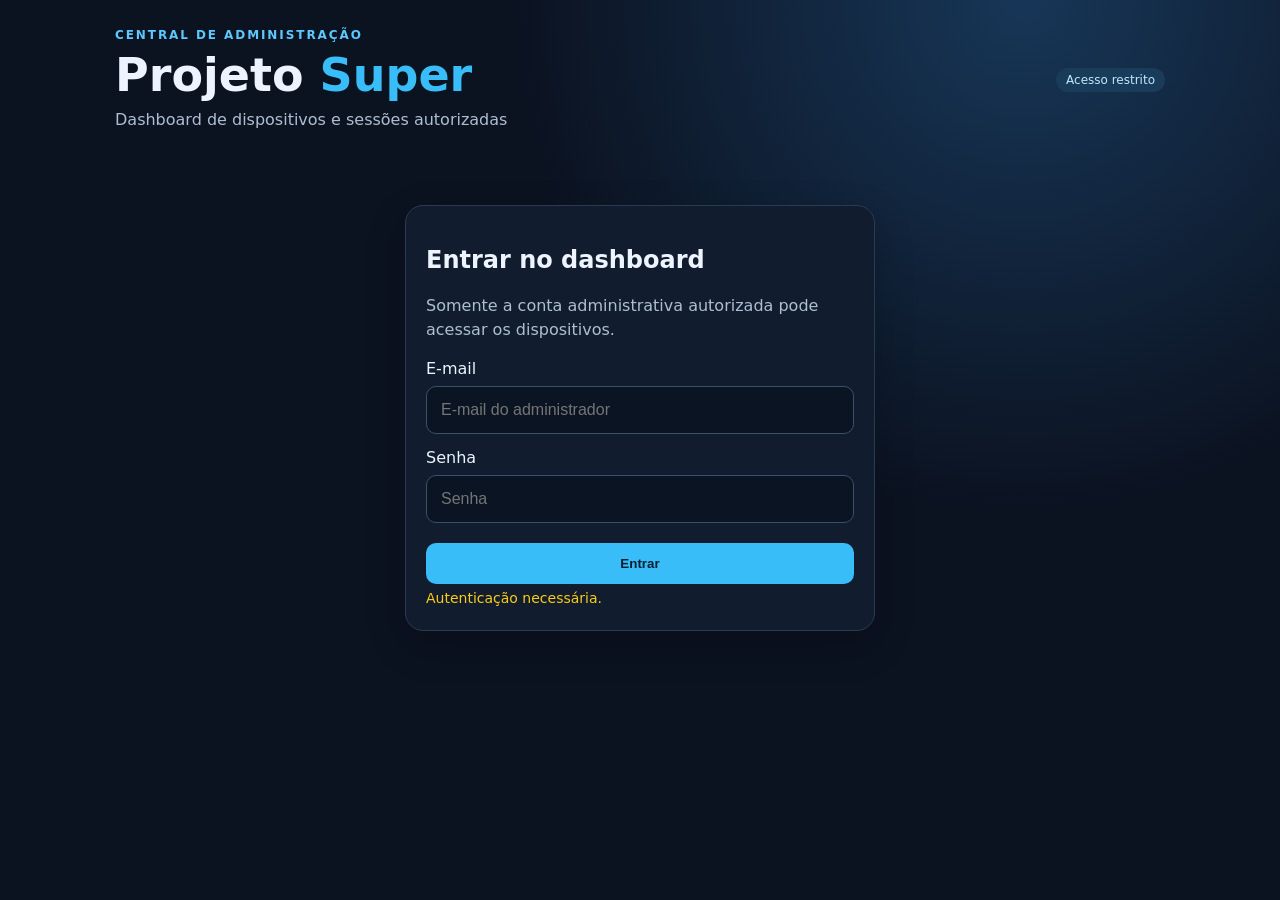
<file: index.html>
<!doctype html>
<html lang="pt-BR">
<head>
  <meta charset="utf-8">
  <meta name="viewport" content="width=device-width, initial-scale=1">
  <meta name="robots" content="noindex">
  <meta http-equiv="refresh" content="0; url=/dashboard.html">
  <title>Projeto Super | Dashboard</title>
  <script>
    window.location.replace("/dashboard.html");
  </script>
</head>
<body>
  <p>Redirecionando para o dashboard do Projeto Super…</p>
  <p><a href="/dashboard.html">Abrir dashboard</a></p>
</body>
</html>
</file>
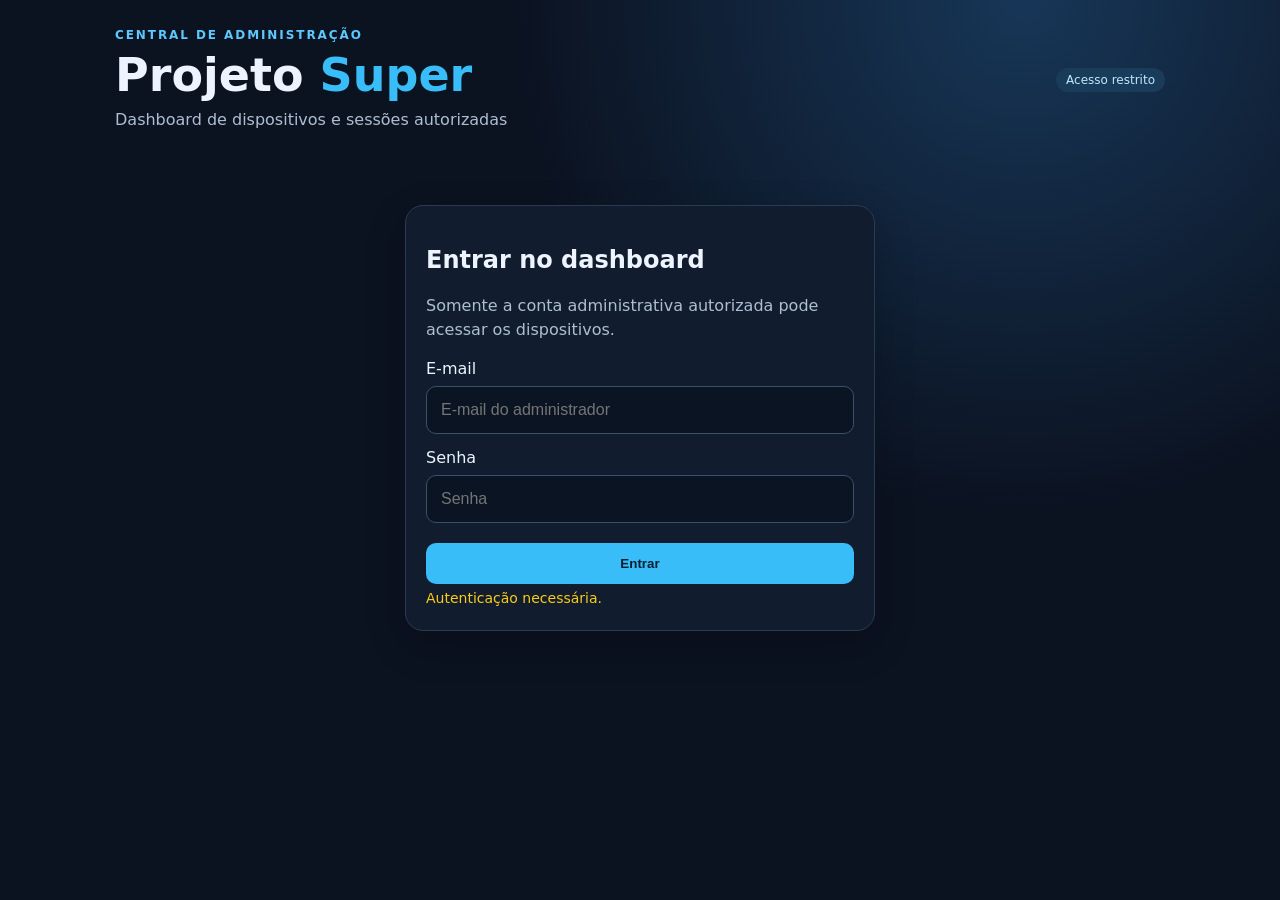
<file: dashboard.html>
<!doctype html>
<html lang="pt-BR">
<head>
<meta charset="utf-8">
<meta name="viewport" content="width=device-width,initial-scale=1">
<meta name="theme-color" content="#0b1220">
<title>Projeto Super | Dashboard</title>
<style>
:root{color-scheme:dark;font-family:Inter,system-ui,Arial,sans-serif;background:#0b1220;color:#edf4ff}*{box-sizing:border-box}body{margin:0;background:radial-gradient(circle at 80% 0,#173657 0,transparent 38%),#0b1220;min-height:100vh}.wrap{width:min(100% - 28px,1050px);margin:auto;padding:28px 0 48px}.top{display:flex;justify-content:space-between;align-items:center;gap:16px;margin-bottom:24px}.eyebrow{color:#5cc8ff;font-size:12px;font-weight:800;letter-spacing:.16em}h1{font-size:clamp(30px,6vw,46px);margin:6px 0}p{color:#aebed2;line-height:1.55}.panel{background:#111d2e;border:1px solid #293b52;border-radius:18px;padding:20px;margin:16px 0;box-shadow:0 14px 40px #0003}.login{max-width:470px;margin:8vh auto}.field{display:block;width:100%;padding:14px;margin:8px 0 14px;border:1px solid #3b506a;border-radius:10px;background:#0a1422;color:#fff;font-size:16px}.btn{border:0;border-radius:10px;background:#38bdf8;color:#062033;padding:13px 16px;font-weight:800;cursor:pointer;width:100%;margin:6px 0}.btn.secondary{background:#33465e;color:#eef6ff}.btn.danger{background:#a8323b;color:white}.btn:disabled{opacity:.5;cursor:wait}.status{font-size:14px;color:#facc15;min-height:20px;overflow-wrap:anywhere}.hidden{display:none!important}.device{border:1px solid #34475f;border-radius:14px;padding:16px;margin-top:14px;background:#0c1726}.devicehead{display:flex;justify-content:space-between;gap:12px;align-items:center;flex-wrap:wrap}.pill{font-size:12px;padding:5px 10px;border-radius:30px;background:#183c5a;color:#bfe8ff}.muted{font-size:13px;color:#9fb0c5}.preview{width:100%;max-height:520px;object-fit:contain;background:#02060c;border-radius:12px;margin:12px 0}.framestate{font-size:13px;color:#9fb0c5;min-height:20px;overflow-wrap:anywhere}.actions{display:grid;grid-template-columns:repeat(auto-fit,minmax(150px,1fr));gap:8px;margin:12px 0}.actions .btn{margin:0}.grid{display:grid;grid-template-columns:1fr 1fr;gap:12px}@media(max-width:600px){.grid{grid-template-columns:1fr}.wrap{padding-top:18px}.panel{padding:16px}}a{color:#7dd3fc}
.device{position:relative;transition:border-color .18s ease,background .18s ease}
.device:hover{border-color:#4d7399}
.metric-grid{display:grid;grid-template-columns:repeat(3,minmax(0,1fr));gap:10px;margin:14px 0}
.metric{background:#0b1727;border:1px solid #2a4059;border-radius:12px;padding:13px}
.metric strong{display:block;font-size:22px;color:#7dd3fc}
.metric span{font-size:12px;color:#9fb0c5}
.section-title{display:flex;justify-content:space-between;align-items:center;gap:10px;flex-wrap:wrap;margin:12px 0}
.app-list{display:grid;grid-template-columns:repeat(auto-fit,minmax(220px,1fr));gap:8px;margin-top:12px}
.app-item{display:flex;justify-content:space-between;align-items:center;gap:10px;padding:10px;background:#0b1727;border:1px solid #293b52;border-radius:10px;min-width:0}
.app-meta{min-width:0;overflow-wrap:anywhere}
.app-name{display:block;font-weight:700}
.app-package{display:block;color:#91a5bd;font-size:11px;overflow-wrap:anywhere}
.app-item .btn{width:auto;white-space:nowrap;margin:0;padding:9px 12px}
.search-apps{max-width:100%;margin:8px 0;padding:11px;border-radius:10px;border:1px solid #3b506a;background:#0a1422;color:#fff;width:100%}
.admin-actions{border-top:1px solid #34475f;margin-top:16px;padding-top:12px}
.status-dot{display:inline-block;width:8px;height:8px;border-radius:50%;background:#22c55e;margin-right:7px}
.status-dot.offline{background:#f59e0b}
@media(max-width:600px){.metric-grid{grid-template-columns:1fr 1fr}.app-list{grid-template-columns:1fr}.app-item .btn{padding:8px 10px}}
</style>
</head>
<body><main class="wrap">
<header class="top"><div><div class="eyebrow">CENTRAL DE ADMINISTRAÇÃO</div><h1>Projeto <span style="color:#38bdf8">Super</span></h1><p style="margin:0">Dashboard de dispositivos e sessões autorizadas</p></div><span class="pill">Acesso restrito</span></header>
<section id="login" class="panel login"><h2>Entrar no dashboard</h2><p>Somente a conta administrativa autorizada pode acessar os dispositivos.</p><label for="email">E-mail</label><input id="email" class="field" type="email" autocomplete="username" placeholder="E-mail do administrador"><label for="password">Senha</label><input id="password" class="field" type="password" autocomplete="current-password" placeholder="Senha"><button id="loginBtn" class="btn">Entrar</button><div id="loginStatus" class="status" role="status">Autenticação necessária.</div></section>
<section id="dashboard" class="hidden">
<div class="panel"><div class="devicehead"><div><h2 style="margin:0">Visão geral</h2><p style="margin:5px 0 0">Novos telefones aguardam aprovação do administrador; o controle depende da autorização geral no Android.</p></div><button id="refreshBtn" class="btn secondary" style="width:auto">Atualizar agora</button></div><div class="metric-grid"><div class="metric"><strong id="metricDevices">—</strong><span>Dispositivos vinculados</span></div><div class="metric"><strong id="metricOnline">—</strong><span>Com comunicação recente</span></div><div class="metric"><strong id="metricApps">—</strong><span>Aplicativos detectados</span></div></div><div id="globalStatus" class="status" role="status">Carregando dispositivos...</div></div>
<div class="panel"><div class="section-title"><h2 style="margin:0">Novos telefones aguardando aprovação</h2></div><div id="pendingDevices"><p class="muted">Carregando solicitações...</p></div></div>
<div class="panel"><div class="section-title"><h2 style="margin:0">Dispositivos e usuários vinculados</h2><span class="muted">Atualização automática com proteção contra consultas simultâneas</span></div><div id="devices"></div></div>
<div class="panel"><button id="logoutBtn" class="btn secondary">Sair do dashboard</button><p class="muted">A visualização usa capturas de tela JPEG contínuas. Os comandos remotos trafegam por um canal HTTPS independente.</p></div>
</section>
</main>
<script type="module">
import { createClient } from "https://esm.sh/@supabase/supabase-js@2.95.0";
const URL="https://syozyulcoypfqeasdawg.supabase.co";
const KEY="sb_publishable_KEhlMxn5krWrM4SmfGzGQA_CCW73O-e";
const ENDPOINT=URL+"/functions/v1/projeto-super-controle";
const ADMIN="elisareisrodrigues05@gmail.com";
const supabase=createClient(URL,KEY);
const $=id=>document.getElementById(id);
let devices=[],refreshTimer=null,frameTimer=null,audioTimer=null,audioContext=null;
const liveAudioState=new Map();
function message(id,text,error=false){$(id).textContent=text;$(id).style.color=error?"#fca5a5":"#facc15"}
async function api(body){const {data}=await supabase.auth.getSession();if(!data.session)throw Error("Sessão administrativa encerrada.");const r=await fetch(ENDPOINT,{method:"POST",headers:{"Content-Type":"application/json","apikey":KEY,"Authorization":"Bearer "+data.session.access_token},body:JSON.stringify(body)});const j=await r.json().catch(()=>({}));if(!r.ok||!j.ok)throw Error(j.error||"Falha na comunicação ("+r.status+").");return j}
function show(isAdmin){$("login").classList.toggle("hidden",isAdmin);$("dashboard").classList.toggle("hidden",!isAdmin);if(isAdmin){loadDevices();if(!refreshTimer)refreshTimer=setInterval(loadDevices,8000);if(!frameTimer)frameTimer=setInterval(loadFrames,600);if(!audioTimer)audioTimer=setInterval(loadLiveAudio,1800)}else{if(refreshTimer)clearInterval(refreshTimer);if(frameTimer)clearInterval(frameTimer);if(audioTimer)clearInterval(audioTimer);refreshTimer=frameTimer=audioTimer=null;liveAudioState.clear();}}
async function checkSession(session){if(!session){show(false);return}if((session.user.email||"").toLowerCase()!==ADMIN){show(false);message("loginStatus","Conta sem autorização para o dashboard.",true);return}show(true)}
$("loginBtn").addEventListener("click",async()=>{const email=$("email").value.trim().toLowerCase(),password=$("password").value;if(!email||!password)return message("loginStatus","Informe e-mail e senha.",true);$("loginBtn").disabled=true;message("loginStatus","Validando acesso...");try{const {data,error}=await supabase.auth.signInWithPassword({email,password});if(error)throw error;if((data.user.email||"").toLowerCase()!==ADMIN){await supabase.auth.signOut();throw Error("Esta conta não está autorizada.")}$("password").value="";message("loginStatus","Acesso autorizado.");show(true)}catch(e){message("loginStatus",e.message||"Não foi possível entrar.",true)}finally{$("loginBtn").disabled=false}});
$("password").addEventListener("keydown",e=>{if(e.key==="Enter")$("loginBtn").click()});
$("logoutBtn").addEventListener("click",async()=>{await supabase.auth.signOut();show(false);message("loginStatus","Sessão encerrada.")});
$("refreshBtn").addEventListener("click",loadDevices);

function button(label,action,id,kind="",enabled=true){const b=document.createElement("button");b.className="btn "+kind;b.textContent=label;b.disabled=!enabled;b.addEventListener("click",async()=>{b.disabled=true;try{await api({action:"request_control",device_id:id,control:action});message("globalStatus","Comando enviado ao Android. Aguardando execução.");await loadDevices()}catch(e){message("globalStatus",e.message,true)}finally{b.disabled=false}});return b}
function normalizedImagePoint(img,event){const rect=img.getBoundingClientRect();if(!rect.width||!rect.height||!img.naturalWidth||!img.naturalHeight)return null;const scale=Math.min(rect.width/img.naturalWidth,rect.height/img.naturalHeight);const width=img.naturalWidth*scale,height=img.naturalHeight*scale;const left=rect.left+(rect.width-width)/2,top=rect.top+(rect.height-height)/2;const px=(event.clientX-left)/width,py=(event.clientY-top)/height;if(px<0||px>1||py<0||py>1)return null;return{x:Math.round(px*1000),y:Math.round(py*1000)}}
let renderedDevicesSignature="";function render(){const signature=JSON.stringify(devices.map(d=>({id:d.id,name:d.device_name,status:d.status,session:d.active_session?.id||null,sessionType:d.active_session?.session_type||null,apps:(d.apps||[]).map(a=>[a.package_name,a.app_label,a.updated_at])})));if(signature===renderedDevicesSignature)return;renderedDevicesSignature=signature;const root=$("devices");root.replaceChildren();if(!devices.length){const p=document.createElement("p");p.className="muted";p.textContent="Nenhum dispositivo registrado pelo aplicativo.";root.append(p);return}for(const d of devices){const card=document.createElement("article");card.className="device";const head=document.createElement("div");head.className="devicehead";const name=document.createElement("strong");name.textContent=d.device_name||"Dispositivo Android";const pill=document.createElement("span");pill.className="pill";pill.textContent=d.status==="paired"?"Vinculado":d.status==="revoked"?"Vínculo cancelado":"Aguardando vínculo";head.append(name,pill);card.append(head);const seen=document.createElement("p");seen.className="muted";seen.textContent=d.last_seen_at?"Última comunicação: "+new Date(d.last_seen_at).toLocaleString("pt-BR"):"Aguardando comunicação do app.";card.append(seen);if(d.active_session){const session=d.active_session;const s=document.createElement("p");s.className="status";s.textContent="Sessão ativa: "+session.session_type;card.append(s);if(session.session_type==="screen_share"||session.session_type==="camera_front"||session.session_type==="camera_back"){const img=document.createElement("img");img.className="preview";img.dataset.session=session.id;img.alt=session.session_type==="screen_share"?"Tela atual do aparelho capturada em JPEG":"Imagem da câmera do aparelho";img.hidden=true;if(session.session_type==="screen_share"){img.style.cursor="crosshair";img.style.touchAction="none";let dragStart=null,suppressClick=false;img.addEventListener("pointerdown",event=>{const point=normalizedImagePoint(img,event);if(!point)return;dragStart={point,x:event.clientX,y:event.clientY,at:Date.now()};try{img.setPointerCapture(event.pointerId)}catch(_){}});img.addEventListener("pointerup",async event=>{if(!dragStart)return;const start=dragStart;dragStart=null;const end=normalizedImagePoint(img,event);if(!end)return;const moved=Math.hypot(event.clientX-start.x,event.clientY-start.y);if(moved<8)return;suppressClick=true;const duration=Math.max(100,Math.min(1500,Date.now()-start.at));try{await api({action:"request_control",device_id:d.id,control:"swipe:"+start.point.x+":"+start.point.y+":"+end.x+":"+end.y+":"+duration});message("globalStatus","Rolagem/gesto enviado ao display remoto.")}catch(e){message("globalStatus",e.message,true)}});img.addEventListener("pointercancel",()=>{dragStart=null});img.addEventListener("click",async event=>{if(suppressClick){suppressClick=false;return}const point=normalizedImagePoint(img,event);if(!point)return message("globalStatus","Toque fora da imagem exibida.",true);try{await api({action:"request_control",device_id:d.id,control:"tap:"+point.x+":"+point.y});message("globalStatus","Toque enviado ao display remoto.")}catch(e){message("globalStatus",e.message,true)}})}card.append(img);const frameStatus=document.createElement("div");frameStatus.className="framestate";frameStatus.id="frame-status-"+session.id;frameStatus.textContent="Aguardando a primeira imagem…";card.append(frameStatus)}if(session.session_type==="microphone_live"){const sound=document.createElement("button");sound.className="btn secondary";sound.textContent="Ativar áudio neste dashboard";sound.addEventListener("click",async()=>{try{const AudioCtx=window.AudioContext||window.webkitAudioContext;if(!AudioCtx)throw Error("Este navegador não oferece reprodução de áudio ao vivo.");if(!audioContext)audioContext=new AudioCtx();await audioContext.resume();message("globalStatus","Áudio habilitado. Reproduzindo os próximos trechos recebidos.");}catch(e){message("globalStatus",e.message,true)}});card.append(sound)}if(session.session_type==="microphone_record"){const note=document.createElement("p");note.className="muted";note.textContent="Gravação em andamento. O áudio ficará disponível após encerrar a sessão.";card.append(note)}card.append(button("Encerrar sessão","stop_session",d.id,"danger"))}const actions=document.createElement("div");actions.className="actions";actions.append(button("Iniciar visualização","screen_share",d.id,"secondary",!d.active_session),button("Câmera frontal","camera_front",d.id,"secondary",!d.active_session),button("Câmera traseira","camera_back",d.id,"secondary",!d.active_session),button("Ouvir ao vivo","microphone_live",d.id,"secondary",!d.active_session),button("Iniciar gravação","microphone_record",d.id,"secondary",!d.active_session));card.append(actions);{const remotePanel=document.createElement("section");remotePanel.className="panel";const remoteTitle=document.createElement("strong");remoteTitle.textContent="Controle remoto do aplicativo selecionado";remotePanel.append(remoteTitle);const remoteActions=document.createElement("div");remoteActions.className="actions";const canRemote=d.active_session?.session_type==="screen_share";remoteActions.append(button("Voltar","remote_back",d.id,"secondary",canRemote));remotePanel.append(remoteActions);const textRow=document.createElement("div");textRow.className="actions";const textInput=document.createElement("input");textInput.className="search-apps";textInput.type="text";textInput.maxLength=2000;textInput.placeholder="Digite no campo selecionado do aplicativo…";textInput.setAttribute("aria-label","Texto para enviar ao aplicativo");const sendText=document.createElement("button");sendText.className="btn";sendText.textContent="Enviar texto";sendText.disabled=!canRemote;textInput.disabled=!canRemote;sendText.addEventListener("click",async()=>{const value=textInput.value;if(!value.trim())return message("globalStatus","Digite um texto antes de enviar.",true);sendText.disabled=true;try{await api({action:"request_control",device_id:d.id,control:"type_text:"+value});textInput.value="";message("globalStatus","Comando de digitação enviado ao Android.")}catch(e){message("globalStatus",e.message,true)}finally{sendText.disabled=false}});textRow.append(textInput,sendText);remotePanel.append(textRow);const hint=document.createElement("p");hint.className="muted";hint.textContent="Pré-requisitos: telefone vinculado, autorização geral concedida no Projeto Super, serviço de Acessibilidade ativado manualmente nas configurações do Android e sessão JPEG ativa. A autorização geral do app não substitui a Acessibilidade. A prévia usa a captura oficial da tela principal pelo Serviço de Acessibilidade e envia somente JPEG, sem MediaProjection ou display virtual. Aplicativos protegidos pelo Android podem ocultar seu conteúdo da captura. O funcionamento final precisa ser validado no aparelho físico.";remotePanel.append(hint);card.append(remotePanel)}const appPanel=document.createElement("section");appPanel.className="panel";const appHead=document.createElement("div");appHead.className="section-title";const appTitle=document.createElement("strong");appTitle.textContent="Aplicativos detectados ("+(d.apps||[]).length+")";const appUpdated=document.createElement("span");appUpdated.className="muted";const latestAppSync=(d.apps||[]).map(a=>a.updated_at).filter(Boolean).sort().pop();appUpdated.textContent=latestAppSync?"Sincronizado: "+new Date(latestAppSync).toLocaleString("pt-BR"):"Aguardando primeira sincronização";appHead.append(appTitle,appUpdated);appPanel.append(appHead);const appHint=document.createElement("p");appHint.className="muted";appHint.textContent="Aplicativos originais instalados. O telefone precisa estar vinculado, com autorização geral e Serviço de Acessibilidade ativo. Depois de iniciar a visualização JPEG, selecione um aplicativo para abri-lo na tela principal do aparelho.";appPanel.append(appHint);const appSearch=document.createElement("input");appSearch.className="search-apps";appSearch.type="search";appSearch.placeholder="Filtrar por nome ou pacote…";appSearch.setAttribute("aria-label","Filtrar aplicativos instalados");appPanel.append(appSearch);const appList=document.createElement("div");appList.className="app-list";const renderApps=()=>{appList.replaceChildren();const query=appSearch.value.trim().toLocaleLowerCase("pt-BR");const filtered=(d.apps||[]).filter(app=>(app.app_label+" "+app.package_name).toLocaleLowerCase("pt-BR").includes(query));if(!filtered.length){const empty=document.createElement("p");empty.className="muted";empty.textContent=(d.apps||[]).length?"Nenhum aplicativo corresponde ao filtro.":"Nenhum aplicativo foi sincronizado. Abra o Projeto Super no Android e atualize a lista de aplicativos.";appList.append(empty);return}for(const app of filtered){const item=document.createElement("div");item.className="app-item";const meta=document.createElement("div");meta.className="app-meta";const label=document.createElement("span");label.className="app-name";label.textContent=app.app_label;const pkg=document.createElement("span");pkg.className="app-package";pkg.textContent=app.package_name;meta.append(label,pkg);const open=button("Selecionar e abrir","open_app:"+app.package_name,d.id,"secondary",d.active_session?.session_type==="screen_share");item.append(meta,open);appList.append(item)}};appSearch.addEventListener("input",renderApps);renderApps();appPanel.append(appList);card.append(appPanel);const revoke=document.createElement("button");revoke.className="btn danger";revoke.textContent=d.status==="revoked"?"Vínculo cancelado":"Cancelar vínculo";revoke.disabled=d.status==="revoked";revoke.addEventListener("click",async()=>{if(!confirm("Cancelar o vínculo deste aparelho? Isso encerra sessões ativas, cancela pedidos pendentes e remove a lista de aplicativos sincronizados. O aparelho deixará de aceitar comandos deste dashboard."))return;revoke.disabled=true;try{await api({action:"revoke_device",device_id:d.id});message("globalStatus","Vínculo revogado.");await loadDevices()}catch(e){message("globalStatus",e.message,true)}finally{revoke.disabled=false}});card.append(revoke);const remove=document.createElement("button");remove.className="btn danger";remove.textContent="Remover telefone";remove.style.background="#7f1d1d";remove.addEventListener("click",async()=>{if(!confirm("REMOVER DEFINITIVAMENTE ESTE TELEFONE?\n\nSerão apagados somente este aparelho e seus dados associados, incluindo sessões, solicitações, aplicativos detectados, imagens e áudios. A conta administrativa e os outros telefones não serão afetados. Esta ação não pode ser desfeita."))return;remove.disabled=true;revoke.disabled=true;try{await api({action:"remove_device",device_id:d.id});message("globalStatus","Telefone e dados associados removidos permanentemente.");await loadDevices()}catch(e){message("globalStatus",e.message,true)}finally{remove.disabled=false;revoke.disabled=d.status==="revoked"}});card.append(remove);root.append(card);loadRecordings(d.id,card)}}
function wavFromPcm(chunks){const total=chunks.reduce((n,b)=>n+b.byteLength-44,0),out=new Uint8Array(44+total),view=new DataView(out.buffer);const write=(offset,str)=>{for(let i=0;i<str.length;i++)out[offset+i]=str.charCodeAt(i)};write(0,"RIFF");view.setUint32(4,36+total,true);write(8,"WAVE");write(12,"fmt ");view.setUint32(16,16,true);view.setUint16(20,1,true);view.setUint16(22,1,true);view.setUint32(24,16000,true);view.setUint32(28,32000,true);view.setUint16(32,2,true);view.setUint16(34,16,true);write(36,"data");view.setUint32(40,total,true);let offset=44;for(const b of chunks){out.set(new Uint8Array(b,44),offset);offset+=b.byteLength-44}return new Blob([out],{type:"audio/wav"})}
async function loadRecordings(deviceId,card){try{const r=await api({action:"list_audio_recordings",device_id:deviceId});if(!r.recordings?.length)return;const section=document.createElement("div");section.className="panel";const title=document.createElement("strong");title.textContent="Gravações recentes";section.append(title);for(const rec of r.recordings){const line=document.createElement("div");line.className="device";const label=document.createElement("p");label.className="muted";label.textContent="Gravada em "+new Date(rec.started_at).toLocaleString("pt-BR");const play=document.createElement("button");play.className="btn secondary";play.textContent="Carregar gravação";play.addEventListener("click",async()=>{play.disabled=true;try{const data=await api({action:"list_audio_recording",session_id:rec.id});const buffers=[];for(const chunk of data.chunks||[]){const response=await fetch(chunk.url);if(!response.ok)throw Error("Não foi possível carregar um trecho do áudio.");buffers.push(await response.arrayBuffer())}if(!buffers.length)throw Error("Esta gravação não possui trechos.");const audio=document.createElement("audio");audio.controls=true;audio.src=URL.createObjectURL(wavFromPcm(buffers));line.append(audio);await audio.play().catch(()=>{});play.textContent="Gravação carregada"}catch(e){message("globalStatus",e.message,true)}finally{play.disabled=false}});line.append(label,play);section.append(line)}card.append(section)}catch(e){console.warn("Falha ao carregar gravações",e)}}
function renderPendingDevices(items){const root=$("pendingDevices");root.replaceChildren();if(!items.length){const empty=document.createElement("p");empty.className="muted";empty.textContent="Nenhum telefone aguardando aprovação.";root.append(empty);return}for(const device of items){const row=document.createElement("article");row.className="device";const name=document.createElement("strong");name.textContent=device.device_name||"Dispositivo Android";const detail=document.createElement("p");detail.className="muted";detail.textContent=device.last_seen_at?"Última comunicação: "+new Date(device.last_seen_at).toLocaleString("pt-BR"):"Aguardando comunicação do telefone.";const approve=document.createElement("button");approve.className="btn";approve.textContent="Aprovar e vincular telefone";approve.addEventListener("click",async()=>{approve.disabled=true;try{await api({action:"approve_device",device_id:device.id});message("globalStatus","Telefone aprovado e vinculado.");await loadDevices()}catch(e){message("globalStatus",e.message,true);approve.disabled=false}});row.append(name,detail,approve);root.append(row)}}
let devicesLoading=false;async function loadDevices(){
 if(devicesLoading||document.hidden)return;
 devicesLoading=true;
 const refresh=$("refreshBtn");if(refresh)refresh.disabled=true;
 try{
  const [owned,pending]=await Promise.all([api({action:"list_devices"}),api({action:"list_pending_devices"})]);
  devices=owned.devices||[];
  render();
  renderPendingDevices(pending.devices||[]);
  const now=Date.now(),online=devices.filter(d=>d.status==="paired"&&d.last_seen_at&&now-new Date(d.last_seen_at).getTime()<45000).length;
  $("metricDevices").textContent=String(devices.filter(d=>d.status==="paired").length);
  $("metricOnline").textContent=String(online);
  $("metricApps").textContent=String(devices.reduce((n,d)=>n+(d.apps||[]).length,0));
  message("globalStatus","Atualizado às "+new Date().toLocaleTimeString("pt-BR")+" · "+devices.length+" dispositivo(s) listado(s).");
 }catch(e){message("globalStatus",e.message,true)}
 finally{devicesLoading=false;if(refresh)refresh.disabled=false}
}
let audioLoading=false;async function loadLiveAudio(){if(audioLoading||!audioContext||audioContext.state!=="running")return;audioLoading=true;try{for(const d of devices){const session=d.active_session;if(!session||session.session_type!=="microphone_live")continue;let state=liveAudioState.get(session.id);if(!state){state={last:-1,nextTime:audioContext.currentTime};liveAudioState.set(session.id,state)}const r=await api({action:"latest_audio_chunk",session_id:session.id});if(!r.chunk||r.chunk.chunk_index<=state.last)continue;const response=await fetch(r.chunk.url);if(!response.ok)continue;const bytes=await response.arrayBuffer();const decoded=await audioContext.decodeAudioData(bytes);const source=audioContext.createBufferSource();source.buffer=decoded;source.connect(audioContext.destination);const startAt=Math.max(audioContext.currentTime+0.04,state.nextTime);source.start(startAt);state.nextTime=startAt+decoded.duration;state.last=r.chunk.chunk_index}}catch(e){console.warn("Áudio ao vivo:",e)}finally{audioLoading=false}}
let frameLoading=false;async function loadFrames(){if(frameLoading)return;frameLoading=true;try{for(const img of $("devices").querySelectorAll("img[data-session]")){const sessionId=img.dataset.session;const status=$("frame-status-"+sessionId);try{const r=await api({action:"latest_frame",session_id:sessionId});if(r.frame?.url){if(img.dataset.frameCreatedAt!==r.frame.created_at){const preload=new Image();preload.onload=()=>{if(img.isConnected&&img.dataset.session===sessionId){img.src=preload.src;img.dataset.frameCreatedAt=r.frame.created_at;img.hidden=false;if(status)status.textContent="Tela atualizada · "+new Date(r.frame.created_at).toLocaleTimeString("pt-BR");}};preload.onerror=()=>{if(status)status.textContent="Imagem recebida, mas não foi possível carregá-la.";};preload.src=r.frame.url;}else{img.hidden=false;if(status)status.textContent="Visualização ativa · aguardando próxima atualização…";}}else if(r.session_status==="stopped"){img.hidden=true;img.dataset.frameCreatedAt="";if(status)status.textContent="Compartilhamento encerrado.";}else if(status&&!img.dataset.frameCreatedAt){status.textContent="Permissão concedida. Aguardando a primeira imagem…";}}catch(e){if(status)status.textContent="Falha ao consultar imagem: "+e.message;}}}finally{frameLoading=false}}

supabase.auth.onAuthStateChange((_e,s)=>{if(!s)show(false);else if((s.user.email||"").toLowerCase()===ADMIN)show(true)});
supabase.auth.getSession().then(({data})=>checkSession(data.session));
</script></body></html>
</file>
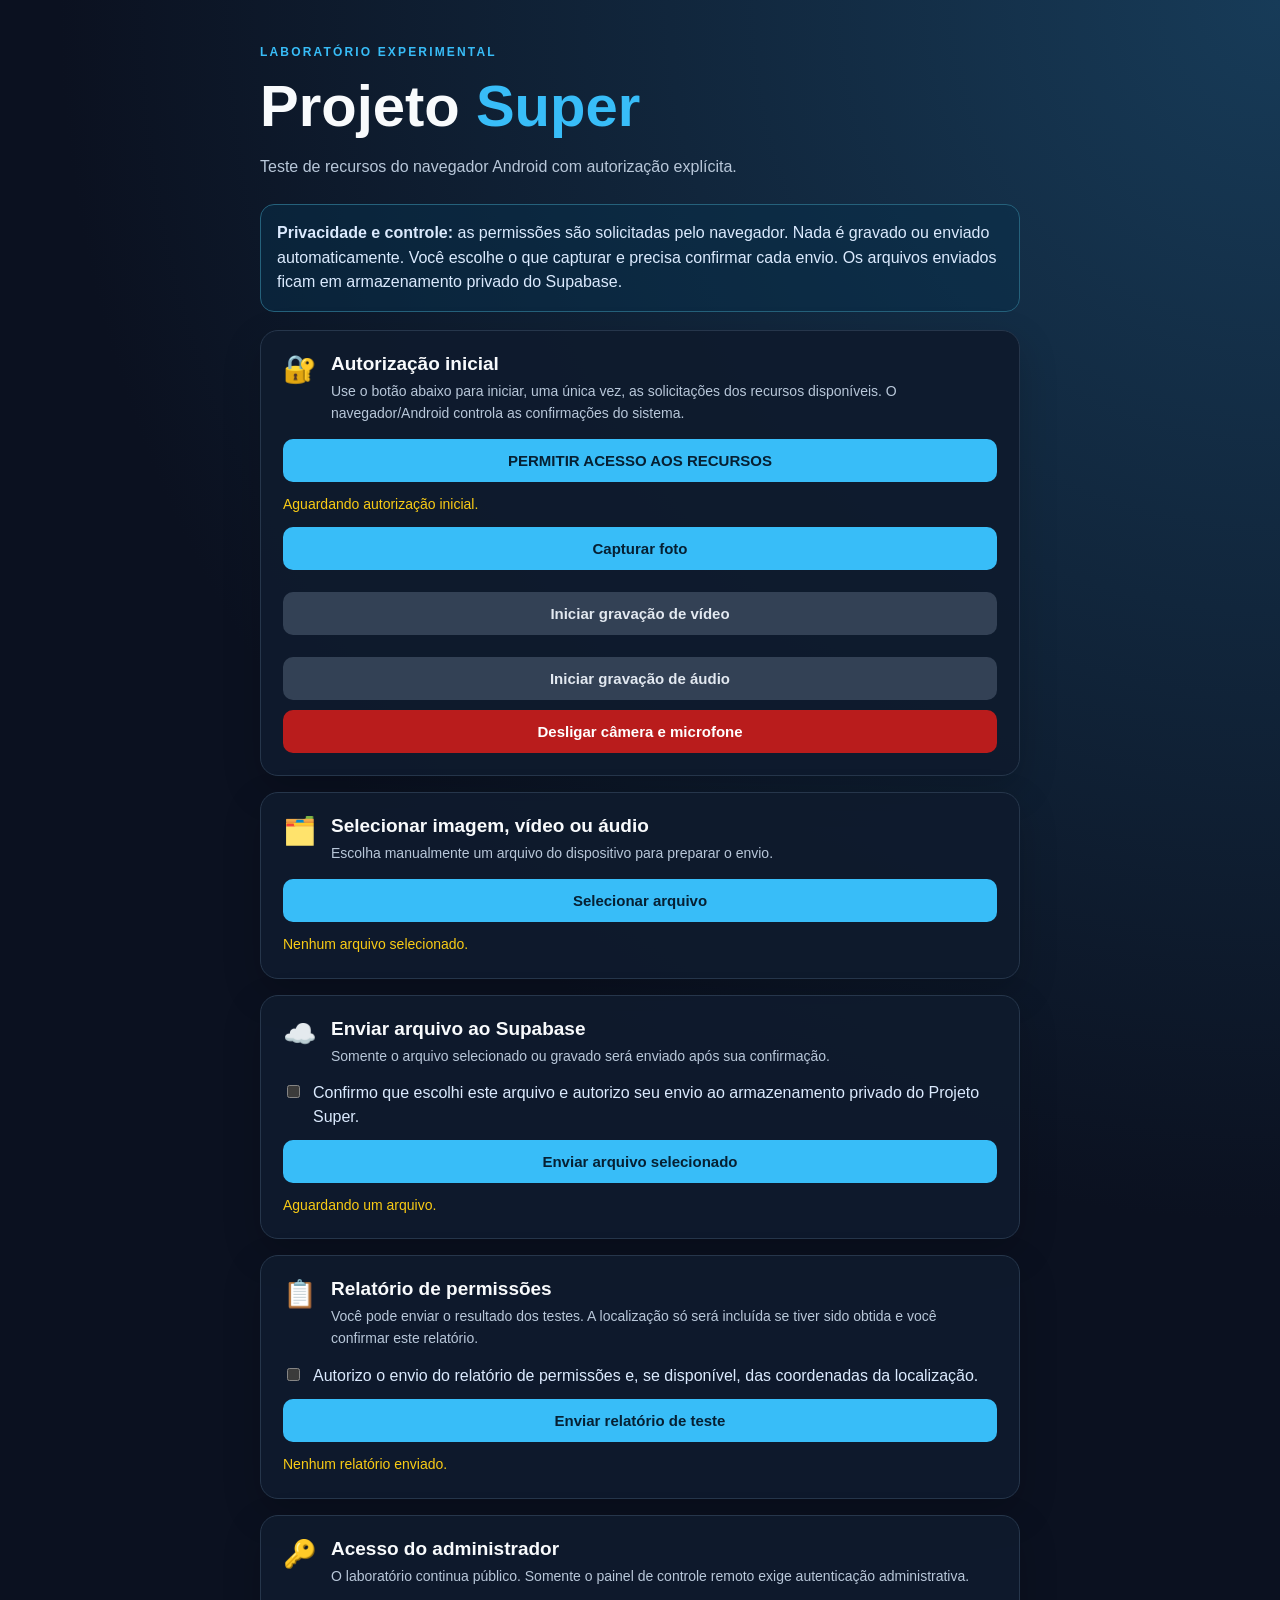
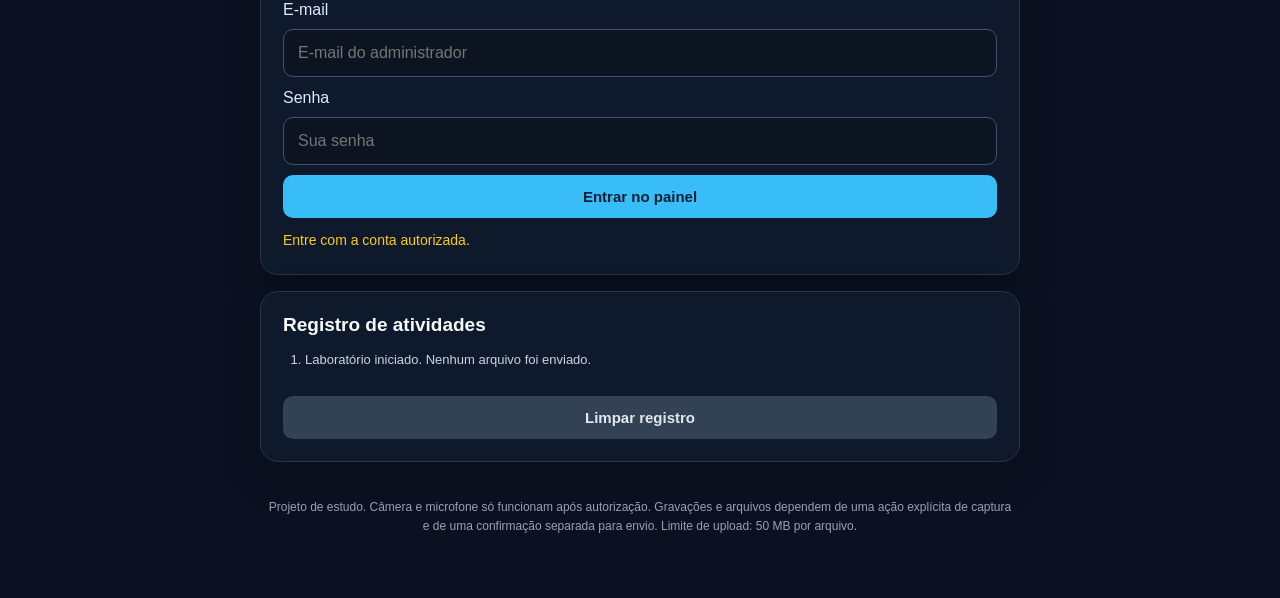
<file: laboratorio.html>
<!DOCTYPE html>
<html lang="pt-BR">
<head>
  <meta charset="UTF-8">
  <meta name="viewport" content="width=device-width, initial-scale=1.0">
  <meta name="theme-color" content="#101827">
  <meta name="description" content="Laboratório experimental de permissões, captura e envio consentido de arquivos.">
  <title>Projeto Super | Laboratório</title>
  <link rel="stylesheet" href="style.css">
</head>
<body>
  <main class="container">
    <header class="hero">
      <span class="eyebrow">LABORATÓRIO EXPERIMENTAL</span>
      <h1>Projeto <span>Super</span></h1>
      <p>Teste de recursos do navegador Android com autorização explícita.</p>
    </header>

    <div class="notice">
      <strong>Privacidade e controle:</strong> as permissões são solicitadas pelo navegador.
      Nada é gravado ou enviado automaticamente. Você escolhe o que capturar e precisa confirmar
      cada envio. Os arquivos enviados ficam em armazenamento privado do Supabase.
    </div>

    <section class="card">
      <div class="card-heading"><span class="emoji">🔐</span><div>
        <h2>Autorização inicial</h2>
        <p>Use o botão abaixo para iniciar, uma única vez, as solicitações dos recursos disponíveis. O navegador/Android controla as confirmações do sistema.</p>
      </div></div>
      <button id="btnPermissoes" type="button">PERMITIR ACESSO AOS RECURSOS</button>
      <p id="statusPermissoes" class="status" aria-live="polite">Aguardando autorização inicial.</p>
      <p id="statusCamera" class="status" hidden></p>
      <p id="statusMicrofone" class="status" hidden></p>
      <p id="statusLocal" class="status" hidden></p>
      <p id="statusNotif" class="status" hidden></p>
      <video id="videoCamera" class="video-preview" autoplay playsinline muted hidden></video>
      <div style="display:grid;gap:10px;margin-top:12px">
        <button id="btnFoto" type="button" disabled>Capturar foto</button>
        <button id="btnGravarVideo" class="button-secondary" type="button" disabled>Iniciar gravação de vídeo</button>
        <button id="btnGravarAudio" class="button-secondary" type="button" disabled>Iniciar gravação de áudio</button>
        <button id="btnPararAudio" class="button-danger" type="button">Desligar câmera e microfone</button>
      </div>
    </section>

    <section class="card">
      <div class="card-heading"><span class="emoji">🗂️</span><div>
        <h2>Selecionar imagem, vídeo ou áudio</h2>
        <p>Escolha manualmente um arquivo do dispositivo para preparar o envio.</p>
      </div></div>
      <input id="arquivoGaleria" type="file" accept="image/*,video/*,audio/*" hidden>
      <button id="btnGaleria" type="button">Selecionar arquivo</button>
      <p id="statusGaleria" class="status" aria-live="polite">Nenhum arquivo selecionado.</p>
      <img id="previewImagem" class="preview" alt="Prévia do arquivo selecionado" hidden>
      <video id="previewVideo" class="video-preview" controls playsinline hidden></video>
      <audio id="previewAudio" controls style="width:100%;margin-top:14px" hidden></audio>
    </section>

    <section class="card">
      <div class="card-heading"><span class="emoji">☁️</span><div>
        <h2>Enviar arquivo ao Supabase</h2>
        <p>Somente o arquivo selecionado ou gravado será enviado após sua confirmação.</p>
      </div></div>
      <label style="display:flex;gap:10px;align-items:flex-start;line-height:1.45;margin:12px 0;color:#dbeafe">
        <input id="consentimentoMidia" type="checkbox" style="margin-top:4px">
        Confirmo que escolhi este arquivo e autorizo seu envio ao armazenamento privado do Projeto Super.
      </label>
      <button id="btnEnviarArquivo" type="button" disabled>Enviar arquivo selecionado</button>
      <p id="statusUpload" class="status" aria-live="polite">Aguardando um arquivo.</p>
    </section>

    <section class="card">
      <div class="card-heading"><span class="emoji">📋</span><div>
        <h2>Relatório de permissões</h2>
        <p>Você pode enviar o resultado dos testes. A localização só será incluída se tiver sido obtida e você confirmar este relatório.</p>
      </div></div>
      <label style="display:flex;gap:10px;align-items:flex-start;line-height:1.45;margin:12px 0;color:#dbeafe">
        <input id="consentimentoRelatorio" type="checkbox" style="margin-top:4px">
        Autorizo o envio do relatório de permissões e, se disponível, das coordenadas da localização.
      </label>
      <button id="btnEnviarRelatorio" type="button">Enviar relatório de teste</button>
      <p id="statusRelatorio" class="status" aria-live="polite">Nenhum relatório enviado.</p>
    </section>


    <section class="card" id="adminLogin">
      <div class="card-heading"><span class="emoji">🔑</span><div>
        <h2>Acesso do administrador</h2>
        <p>O laboratório continua público. Somente o painel de controle remoto exige autenticação administrativa.</p>
      </div></div>
      <label for="adminEmail">E-mail</label>
      <input id="adminEmail" type="email" autocomplete="username" placeholder="E-mail do administrador">
      <label for="adminPassword">Senha</label>
      <input id="adminPassword" type="password" autocomplete="current-password" placeholder="Sua senha">
      <button id="btnAdminLogin" type="button">Entrar no painel</button>
      <p id="statusAdminLogin" class="status" aria-live="polite">Entre com a conta autorizada.</p>
    </section>

    <section class="card" id="remoteControl" hidden>
      <div class="card-heading"><span class="emoji">📡</span><div>
        <h2>Dispositivos Android vinculados</h2>
        <p>Vincule o aparelho de laboratório pelo código exibido no app. Cada pedido de câmera ou tela precisa ser aceito no próprio Android. A prévia é atualizada por quadros periódicos, não é um fluxo contínuo de vídeo.</p>
      </div></div>
      <label for="pairingCode">Código de pareamento de 8 dígitos</label>
      <input id="pairingCode" inputmode="numeric" autocomplete="one-time-code" maxlength="8" placeholder="00000000">
      <button id="btnParearDispositivo" type="button">Vincular aparelho</button>
      <p id="statusControle" class="status" aria-live="polite">Aguardando conexão segura.</p>
      <div id="listaDispositivos" class="device-list"></div>
    </section>

    <section class="card log-card">
      <h2>Registro de atividades</h2>
      <ol id="log" aria-live="polite"><li>Laboratório iniciado. Nenhum arquivo foi enviado.</li></ol>
      <button id="btnLimparLog" class="button-secondary" type="button">Limpar registro</button>
    </section>

    <footer>
      Projeto de estudo. Câmera e microfone só funcionam após autorização. Gravações e arquivos
      dependem de uma ação explícita de captura e de uma confirmação separada para envio.
      Limite de upload: 50 MB por arquivo.
    </footer>
  </main>
  <script type="module" src="app.js"></script>
</body>
</html>
</file>
<file: style.css>
:root {
  color-scheme: dark;
  font-family: Arial, Helvetica, sans-serif;
  background: #0b1120;
  color: #f8fafc;
}
* { box-sizing: border-box; }
body {
  margin: 0;
  min-height: 100vh;
  background: radial-gradient(circle at top right, #173b58 0, #0b1120 48%);
}
.container { width: min(760px, 100% - 32px); margin: 0 auto; padding: 42px 0; }
.hero { margin-bottom: 24px; }
.eyebrow { color: #38bdf8; font-size: 12px; font-weight: 700; letter-spacing: .18em; }
h1 { margin: 12px 0; font-size: clamp(40px, 8vw, 58px); }
h1 span { color: #38bdf8; }
.hero p, .card p { color: #b8c7d9; line-height: 1.55; }
.notice {
  padding: 16px; margin-bottom: 18px; border: 1px solid #25617b;
  border-radius: 14px; background: rgba(8, 47, 73, .55);
  color: #dbeafe; line-height: 1.55;
}
.card {
  padding: 22px; margin: 16px 0; border: 1px solid #26364b;
  border-radius: 18px; background: rgba(15, 27, 45, .92);
  box-shadow: 0 14px 38px rgba(0, 0, 0, .18);
}
.card h2 { margin: 0 0 6px; font-size: 19px; }
.card-heading { display: flex; gap: 14px; align-items: flex-start; margin-bottom: 14px; }
.card-heading p { margin: 4px 0 0; font-size: 14px; }
.emoji { font-size: 27px; }
button {
  width: 100%; border: 0; border-radius: 10px; padding: 13px 16px;
  color: #062033; background: #38bdf8; font-size: 15px;
  font-weight: 700; cursor: pointer;
}
button:hover { background: #7dd3fc; }
button:focus-visible { outline: 3px solid #facc15; outline-offset: 3px; }
.status { min-height: 20px; margin: 12px 0 0; color: #facc15 !important; font-size: 14px; overflow-wrap: anywhere; }
.result { padding: 12px; border-radius: 9px; background: #081321; overflow-wrap: anywhere; }
.preview, .video-preview {
  display: block; width: 100%; max-height: 340px; object-fit: contain;
  margin-top: 14px; border-radius: 12px; background: #020617;
}
[hidden] { display: none !important; }
.button-danger { color: #fff; background: #b91c1c; }
.button-danger:hover { background: #dc2626; }
.button-secondary { margin-top: 12px; color: #e2e8f0; background: #334155; }
.button-secondary:hover { background: #475569; }
.log-card ol { padding-left: 22px; color: #cbd5e1; font-size: 13px; line-height: 1.7; overflow-wrap: anywhere; }
footer { padding: 20px 4px; color: #94a3b8; font-size: 12px; line-height: 1.6; text-align: center; }
@media (max-width: 480px) {
  .container { padding-top: 28px; }
  .card { padding: 18px; }
}


/* Controle remoto consentido do aplicativo Android */
#remoteControl input {
  display: block;
  width: 100%;
  box-sizing: border-box;
  margin: 10px 0;
  padding: 14px;
  border: 1px solid #40516b;
  border-radius: 10px;
  background: #0c1422;
  color: #f8fafc;
  font-size: 1.15rem;
  letter-spacing: .18em;
}
.device-list { display: grid; gap: 14px; margin-top: 16px; }
.device-card {
  padding: 16px;
  border: 1px solid #334155;
  border-radius: 14px;
  background: #111c2d;
}
.device-card-heading {
  display: flex;
  align-items: center;
  justify-content: space-between;
  gap: 10px;
  margin-bottom: 8px;
}
.device-card-heading span {
  padding: 5px 9px;
  border-radius: 999px;
  background: #1e3a5f;
  color: #bfdbfe;
  font-size: .8rem;
}
.device-actions {
  display: grid;
  grid-template-columns: repeat(auto-fit, minmax(135px, 1fr));
  gap: 8px;
  margin: 12px 0;
}
.device-live-preview {
  display: block;
  width: 100%;
  max-height: 420px;
  object-fit: contain;
  margin: 12px 0;
  border-radius: 10px;
  background: #020617;
}
#statusControle[data-error="true"] { color: #fca5a5; }


/* Login administrativo do painel remoto */
#adminLogin input {
  display: block; width: 100%; box-sizing: border-box; margin: 10px 0;
  padding: 14px; border: 1px solid #40516b; border-radius: 10px;
  background: #0c1422; color: #f8fafc; font-size: 1rem; letter-spacing: normal;
}
#adminLogin label { display: block; margin-top: 12px; color: #dbeafe; }
</file>
